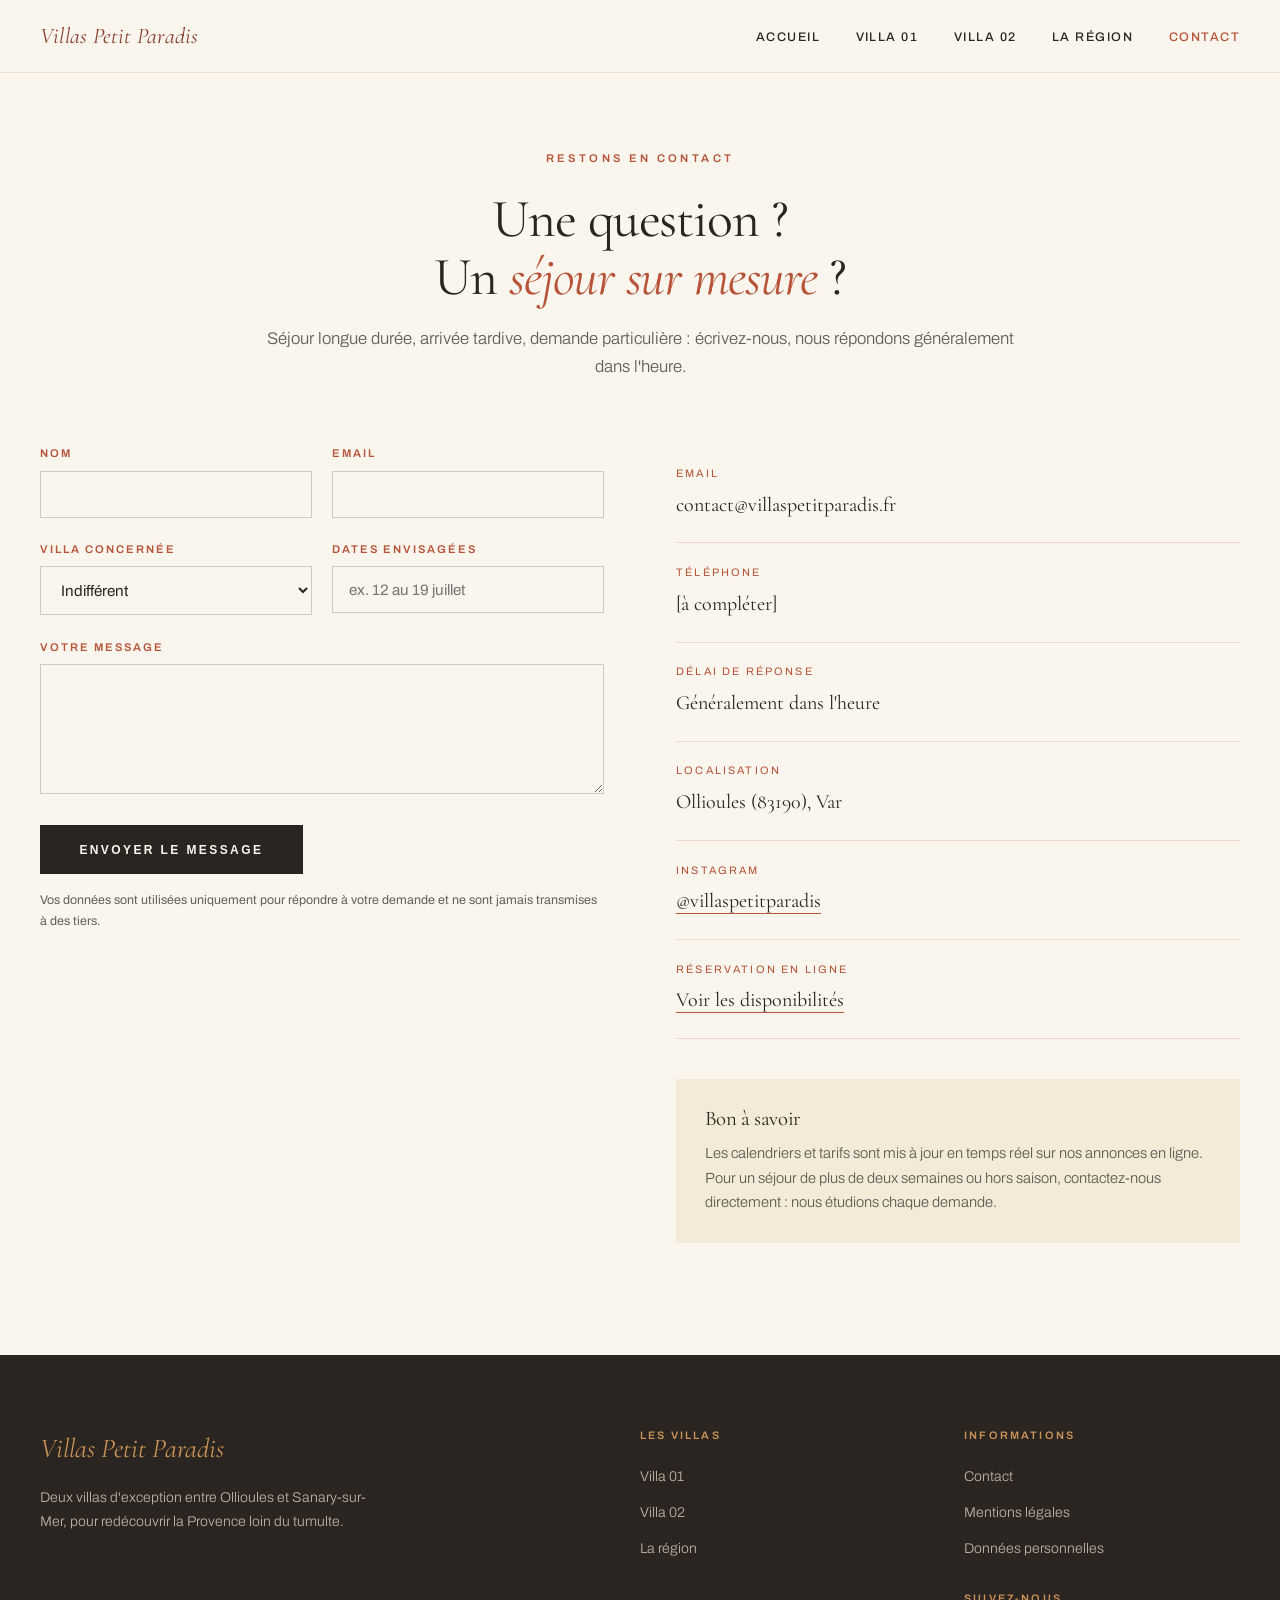
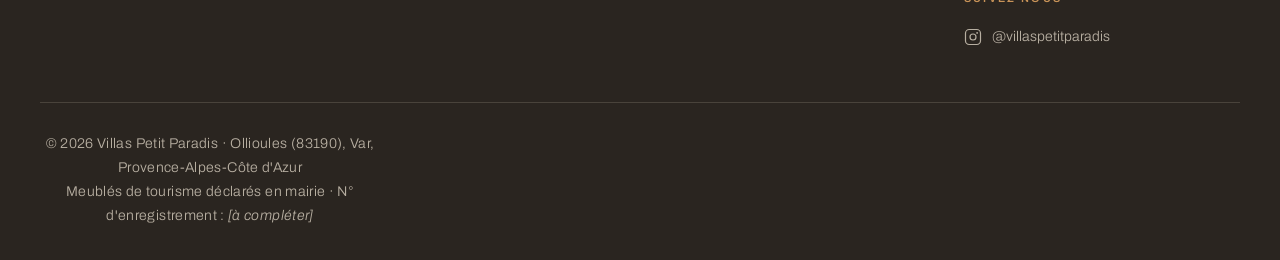
<file: contact.html>
<!DOCTYPE html>
<html lang="fr">
<head>
<meta charset="UTF-8">
<meta name="viewport" content="width=device-width,initial-scale=1">
<title>Contact — Villas Petit Paradis, Ollioules</title>
<meta name="description" content="Une question sur nos villas avec piscine à Ollioules ? Écrivez-nous, nous répondons dans l'heure. Séjours longue durée et demandes particulières bienvenus.">
<link rel="canonical" href="https://villaspetitparadis.fr/contact">
<link rel="preconnect" href="https://fonts.googleapis.com">
<link rel="preconnect" href="https://fonts.gstatic.com" crossorigin>
<link href="https://fonts.googleapis.com/css2?family=Cormorant+Garamond:ital,wght@0,300;0,400;0,600;1,300;1,400&family=Archivo:wght@300;400;500;600&display=swap" rel="stylesheet">
<link rel="stylesheet" href="assets/style.css">
</head>
<body>

<nav class="nav">
  <a href="index.html" class="nav__logo">Villas Petit Paradis</a>
  <button class="nav__burger" aria-label="Menu" aria-expanded="false"><span></span><span></span><span></span></button>
  <ul class="nav__links">
    <li><a href="index.html">Accueil</a></li>
    <li><a href="villa-01.html">Villa 01</a></li>
    <li><a href="villa-02.html">Villa 02</a></li>
    <li><a href="la-region.html">La Région</a></li>
    <li><a href="contact.html" aria-current="page">Contact</a></li>
  </ul>
</nav>

<section class="section" style="padding-top:9rem">
  <div class="wrap">
    <div class="section__head reveal">
      <span class="eyebrow">Restons en contact</span>
      <h2>Une question ?<br>Un <em>séjour sur mesure</em> ?</h2>
      <p>Séjour longue durée, arrivée tardive, demande particulière : écrivez-nous, nous répondons généralement dans l'heure.</p>
    </div>

    <div class="contact-grid">
      <div class="reveal">
        <form class="form" name="contact" method="POST" data-netlify="true" netlify-honeypot="bot-field">
          <input type="hidden" name="form-name" value="contact">
          <p style="display:none"><label>Ne pas remplir : <input name="bot-field"></label></p>

          <div class="form__row">
            <div>
              <label for="nom">Nom</label>
              <input type="text" id="nom" name="nom" required>
            </div>
            <div>
              <label for="email">Email</label>
              <input type="email" id="email" name="email" required>
            </div>
          </div>

          <div class="form__row">
            <div>
              <label for="villa">Villa concernée</label>
              <select id="villa" name="villa">
                <option>Indifférent</option>
                <option>Petit Paradis - Villa 01</option>
                <option>Petit Paradis - Villa 02</option>
                <option>Les deux villas</option>
              </select>
            </div>
            <div>
              <label for="dates">Dates envisagées</label>
              <input type="text" id="dates" name="dates" placeholder="ex. 12 au 19 juillet">
            </div>
          </div>

          <label for="message">Votre message</label>
          <textarea id="message" name="message" required></textarea>

          <button type="submit" class="btn">Envoyer le message</button>
          <p class="form__note">Vos données sont utilisées uniquement pour répondre à votre demande et ne sont jamais transmises à des tiers.</p>
        </form>
      </div>

      <div class="reveal">
        <ul class="info-list">
          <li><span class="label">Email</span><span class="value">contact@villaspetitparadis.fr</span></li>
          <li><span class="label">Téléphone</span><span class="value">[à compléter]</span></li>
          <li><span class="label">Délai de réponse</span><span class="value">Généralement dans l'heure</span></li>
          <li><span class="label">Localisation</span><span class="value">Ollioules (83190), Var</span></li>
          <li><span class="label">Instagram</span><span class="value"><a href="https://www.instagram.com/villaspetitparadis/" target="_blank" rel="noopener" style="text-decoration:none;border-bottom:1px solid var(--terracotta)">@villaspetitparadis</a></span></li>
          <li><span class="label">Réservation en ligne</span><span class="value"><a href="villa-01.html" style="text-decoration:none;border-bottom:1px solid var(--terracotta)">Voir les disponibilités</a></span></li>
        </ul>

        <div style="margin-top:2.5rem;padding:1.8rem;background:var(--sable)">
          <h4 style="font-size:1.3rem;margin-bottom:.7rem">Bon à savoir</h4>
          <p style="font-size:.92rem;color:var(--gris);font-weight:300">Les calendriers et tarifs sont mis à jour en temps réel sur nos annonces en ligne. Pour un séjour de plus de deux semaines ou hors saison, contactez-nous directement : nous étudions chaque demande.</p>
        </div>
      </div>
    </div>
  </div>
</section>

<footer class="footer">
  <div class="footer__grid">
    <div>
      <span class="footer__logo">Villas Petit Paradis</span>
      <p>Deux villas d'exception entre Ollioules et Sanary-sur-Mer, pour redécouvrir la Provence loin du tumulte.</p>
    </div>
    <div>
      <h5>Les villas</h5>
      <ul>
        <li><a href="villa-01.html">Villa 01</a></li>
        <li><a href="villa-02.html">Villa 02</a></li>
        <li><a href="la-region.html">La région</a></li>
      </ul>
    </div>
    <div>
      <h5>Informations</h5>
      <ul>
        <li><a href="contact.html">Contact</a></li>
        <li><a href="mentions-legales.html">Mentions légales</a></li>
        <li><a href="mentions-legales.html#donnees">Données personnelles</a></li>
      </ul>
      <h5 style="margin-top:1.8rem">Suivez-nous</h5>
      <a href="https://www.instagram.com/villaspetitparadis/" target="_blank" rel="noopener" class="social" aria-label="Instagram">
        <svg viewBox="0 0 24 24" width="18" height="18" fill="none" stroke="currentColor" stroke-width="1.6" stroke-linecap="round" stroke-linejoin="round" aria-hidden="true">
          <rect x="2" y="2" width="20" height="20" rx="5"/><circle cx="12" cy="12" r="4"/><circle cx="17.5" cy="6.5" r="1.2" fill="currentColor" stroke="none"/>
        </svg>
        <span>@villaspetitparadis</span>
      </a>
    </div>
  </div>
  <div class="footer__legal">
    <p>© <span data-year></span> Villas Petit Paradis · Ollioules (83190), Var, Provence-Alpes-Côte d'Azur</p>
    <p>Meublés de tourisme déclarés en mairie · N° d'enregistrement : <em>[à compléter]</em></p>
  </div>
</footer>

<script src="assets/site.js"></script>
</body>
</html>
</file>
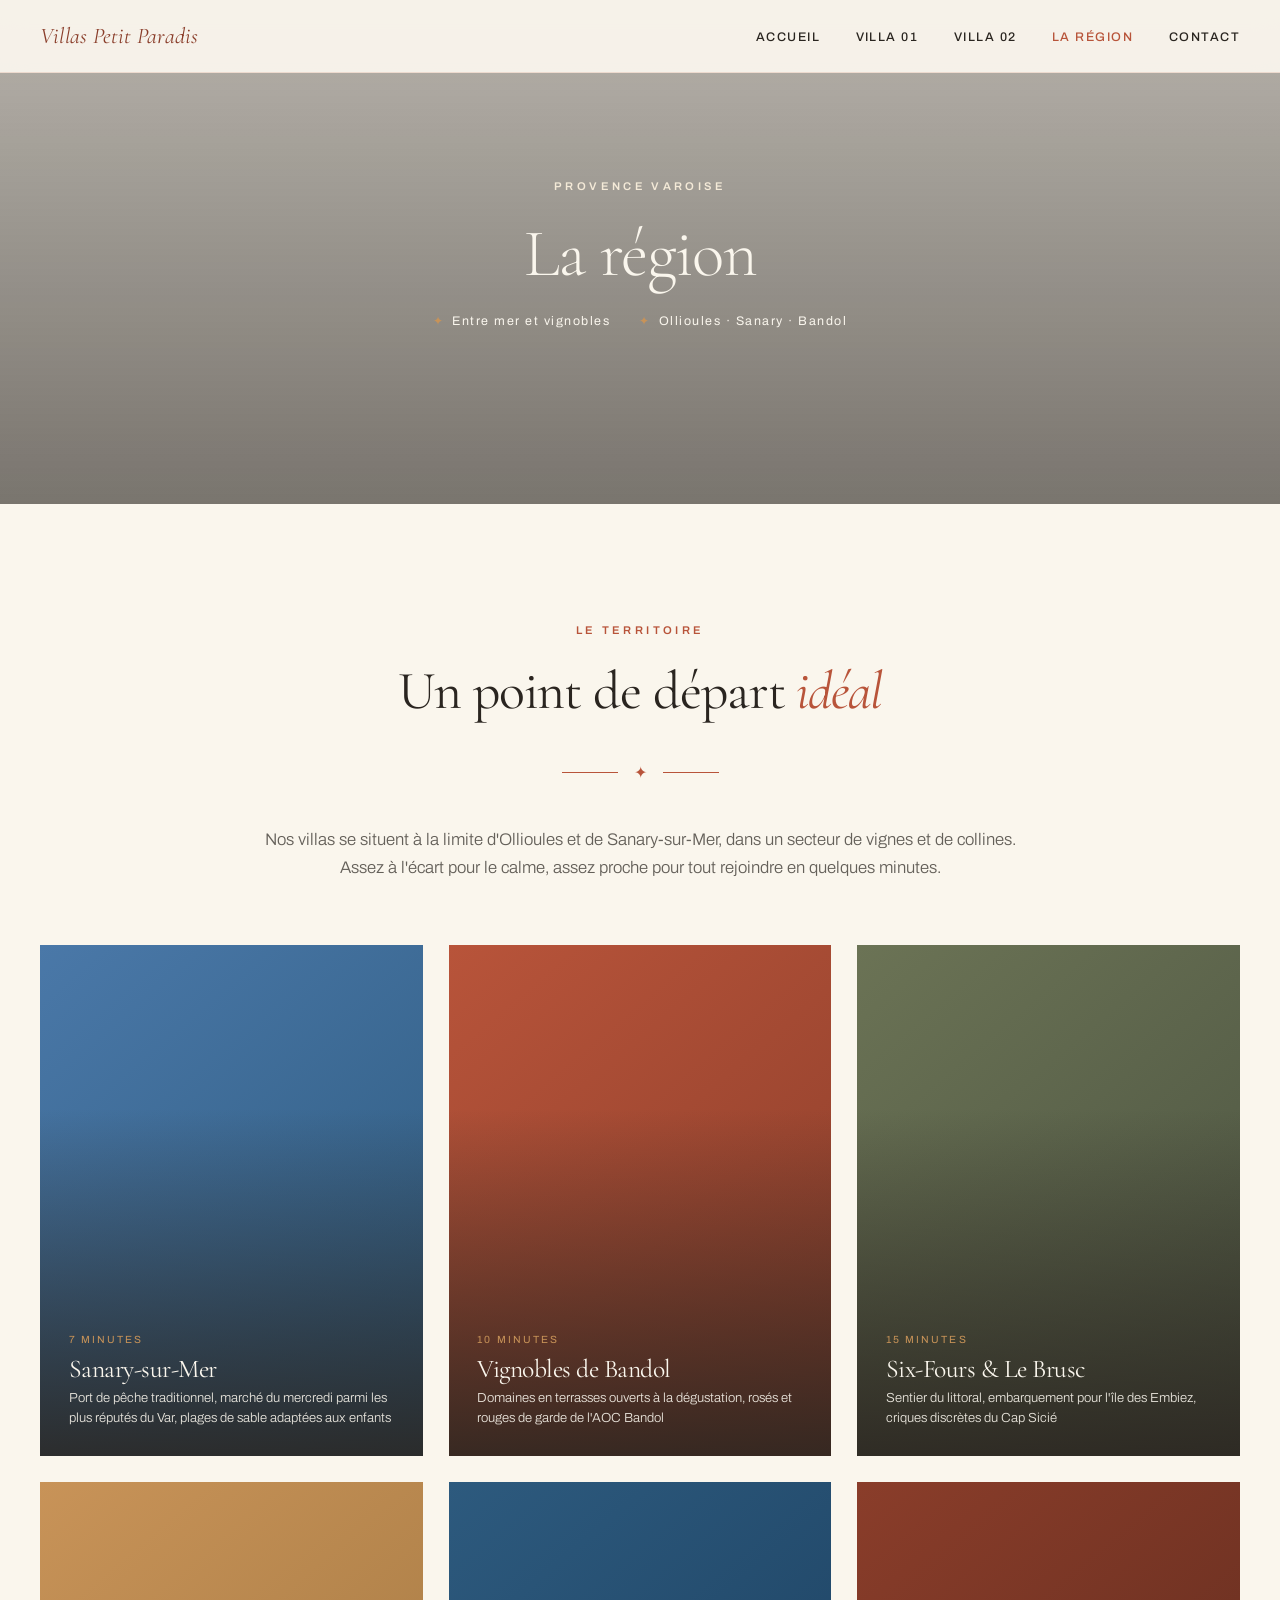
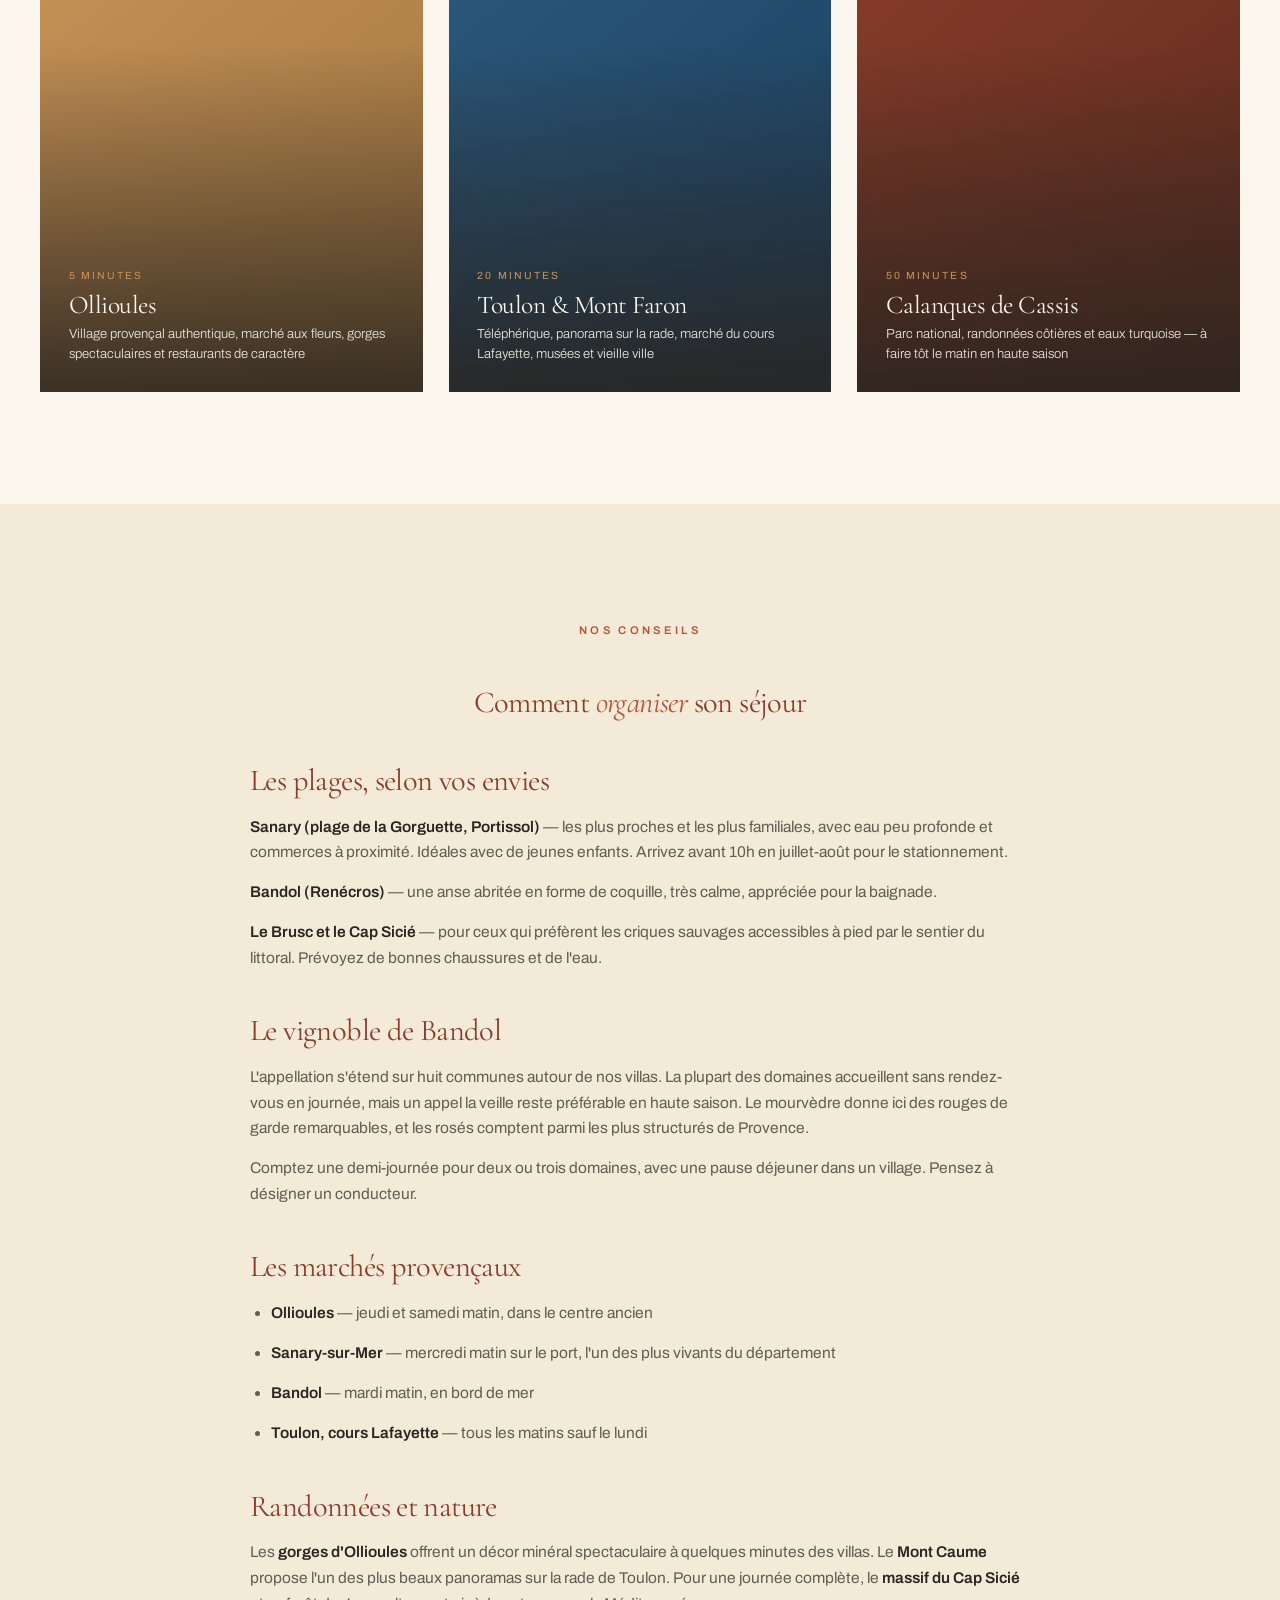
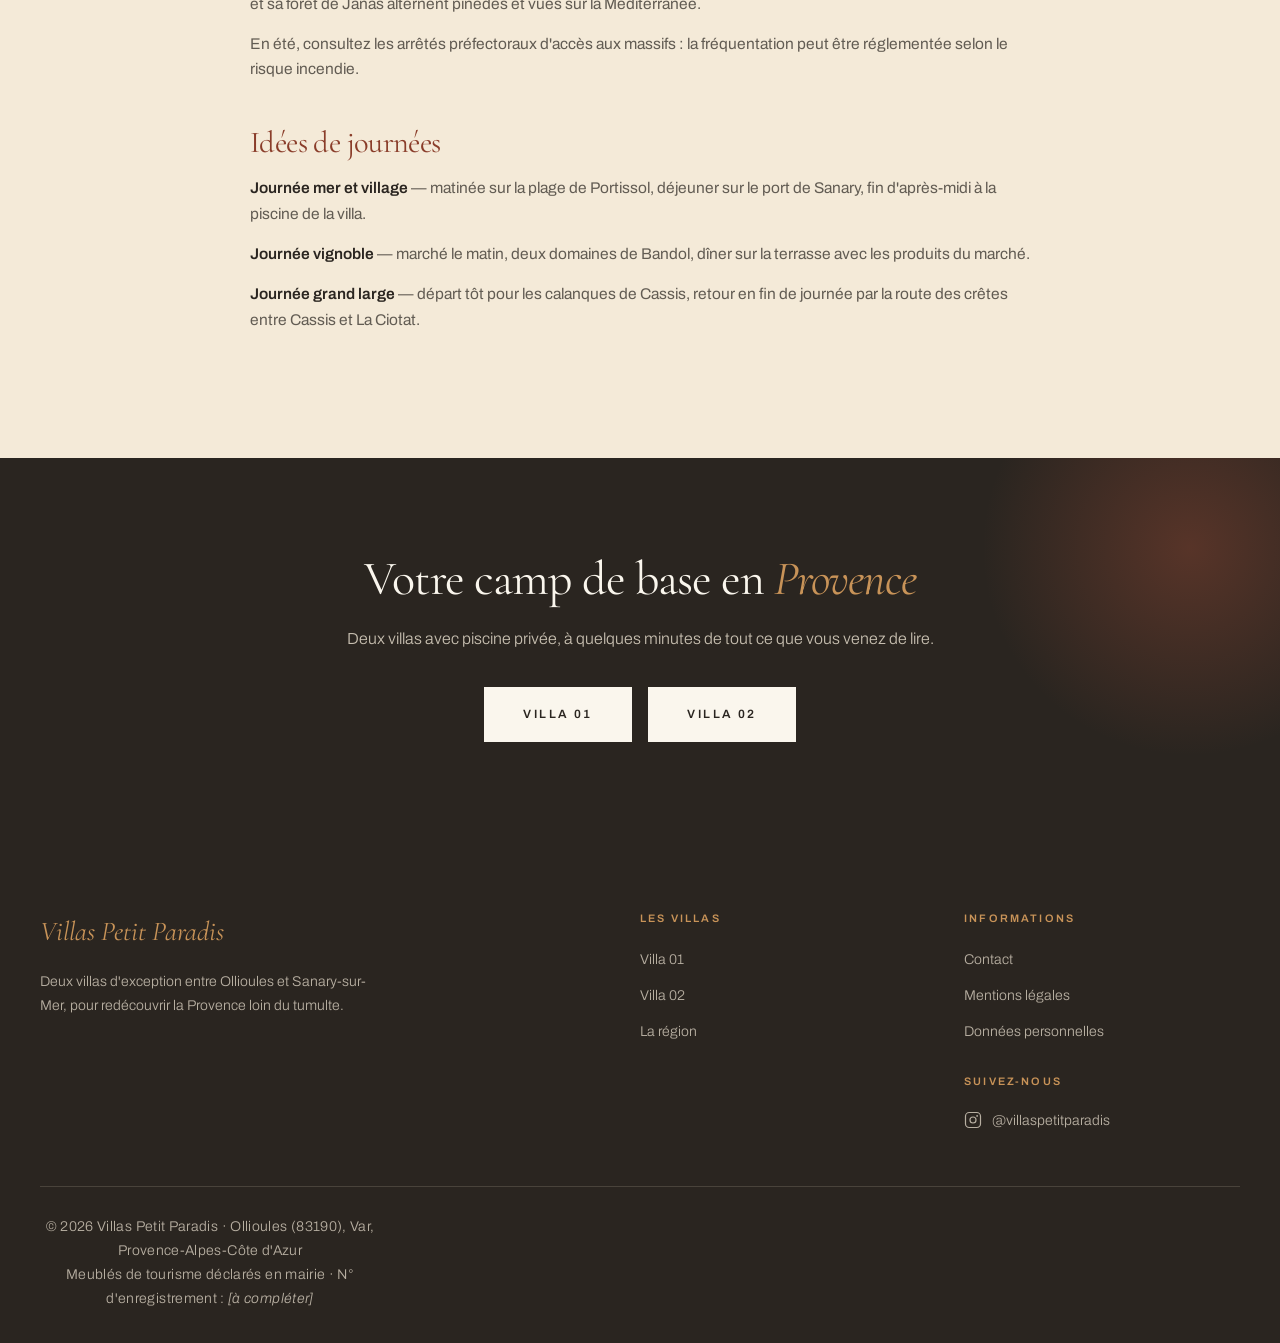
<file: la-region.html>
<!DOCTYPE html>
<html lang="fr">
<head>
<meta charset="UTF-8">
<meta name="viewport" content="width=device-width,initial-scale=1">
<title>Que faire autour d'Ollioules, Sanary et Bandol — Guide de la région</title>
<meta name="description" content="Plages de Sanary, vignobles de Bandol, calanques de Cassis, gorges d'Ollioules : le guide des incontournables autour de nos villas, avec les temps de trajet réels.">
<link rel="canonical" href="https://villaspetitparadis.fr/la-region">
<meta property="og:type" content="article">
<meta property="og:title" content="Que faire autour d'Ollioules, Sanary et Bandol">
<meta property="og:description" content="Le guide des incontournables de la Provence varoise, à moins d'une heure de nos villas.">
<link rel="preconnect" href="https://fonts.googleapis.com">
<link rel="preconnect" href="https://fonts.gstatic.com" crossorigin>
<link href="https://fonts.googleapis.com/css2?family=Cormorant+Garamond:ital,wght@0,300;0,400;0,600;1,300;1,400&family=Archivo:wght@300;400;500;600&display=swap" rel="stylesheet">
<link rel="stylesheet" href="assets/style.css">
</head>
<body>

<nav class="nav">
  <a href="index.html" class="nav__logo">Villas Petit Paradis</a>
  <button class="nav__burger" aria-label="Menu" aria-expanded="false"><span></span><span></span><span></span></button>
  <ul class="nav__links">
    <li><a href="index.html">Accueil</a></li>
    <li><a href="villa-01.html">Villa 01</a></li>
    <li><a href="villa-02.html">Villa 02</a></li>
    <li><a href="la-region.html" aria-current="page">La Région</a></li>
    <li><a href="contact.html">Contact</a></li>
  </ul>
</nav>

<header class="hero hero--page">
  <div class="hero__bg" data-photo="villa02:1"></div>
  <div class="hero__content">
    <span class="eyebrow">Provence varoise</span>
    <h1>La région</h1>
    <div class="hero__meta"><span>Entre mer et vignobles</span><span>Ollioules · Sanary · Bandol</span></div>
  </div>
</header>

<section class="section">
  <div class="wrap">
    <div class="section__head reveal">
      <span class="eyebrow">Le territoire</span>
      <h2>Un point de départ <em>idéal</em></h2>
      <div class="divider"><span>✦</span></div>
      <p>Nos villas se situent à la limite d'Ollioules et de Sanary-sur-Mer, dans un secteur de vignes et de collines. Assez à l'écart pour le calme, assez proche pour tout rejoindre en quelques minutes.</p>
    </div>

    <div class="region-grid">
      <article class="region-card reveal"><div class="region-card__bg"></div><div class="region-card__body"><span>7 minutes</span><h4>Sanary-sur-Mer</h4><p>Port de pêche traditionnel, marché du mercredi parmi les plus réputés du Var, plages de sable adaptées aux enfants</p></div></article>
      <article class="region-card reveal"><div class="region-card__bg"></div><div class="region-card__body"><span>10 minutes</span><h4>Vignobles de Bandol</h4><p>Domaines en terrasses ouverts à la dégustation, rosés et rouges de garde de l'AOC Bandol</p></div></article>
      <article class="region-card reveal"><div class="region-card__bg"></div><div class="region-card__body"><span>15 minutes</span><h4>Six-Fours &amp; Le Brusc</h4><p>Sentier du littoral, embarquement pour l'île des Embiez, criques discrètes du Cap Sicié</p></div></article>
      <article class="region-card reveal"><div class="region-card__bg"></div><div class="region-card__body"><span>5 minutes</span><h4>Ollioules</h4><p>Village provençal authentique, marché aux fleurs, gorges spectaculaires et restaurants de caractère</p></div></article>
      <article class="region-card reveal"><div class="region-card__bg"></div><div class="region-card__body"><span>20 minutes</span><h4>Toulon &amp; Mont Faron</h4><p>Téléphérique, panorama sur la rade, marché du cours Lafayette, musées et vieille ville</p></div></article>
      <article class="region-card reveal"><div class="region-card__bg"></div><div class="region-card__body"><span>50 minutes</span><h4>Calanques de Cassis</h4><p>Parc national, randonnées côtières et eaux turquoise — à faire tôt le matin en haute saison</p></div></article>
    </div>
  </div>
</section>

<section class="section section--sand">
  <div class="wrap">
    <div class="prose reveal">
      <div class="section__head" style="margin-bottom:2rem">
        <span class="eyebrow">Nos conseils</span>
        <h2>Comment <em>organiser</em> son séjour</h2>
      </div>

      <h2>Les plages, selon vos envies</h2>
      <p><strong>Sanary (plage de la Gorguette, Portissol)</strong> — les plus proches et les plus familiales, avec eau peu profonde et commerces à proximité. Idéales avec de jeunes enfants. Arrivez avant 10h en juillet-août pour le stationnement.</p>
      <p><strong>Bandol (Renécros)</strong> — une anse abritée en forme de coquille, très calme, appréciée pour la baignade.</p>
      <p><strong>Le Brusc et le Cap Sicié</strong> — pour ceux qui préfèrent les criques sauvages accessibles à pied par le sentier du littoral. Prévoyez de bonnes chaussures et de l'eau.</p>

      <h2>Le vignoble de Bandol</h2>
      <p>L'appellation s'étend sur huit communes autour de nos villas. La plupart des domaines accueillent sans rendez-vous en journée, mais un appel la veille reste préférable en haute saison. Le mourvèdre donne ici des rouges de garde remarquables, et les rosés comptent parmi les plus structurés de Provence.</p>
      <p>Comptez une demi-journée pour deux ou trois domaines, avec une pause déjeuner dans un village. Pensez à désigner un conducteur.</p>

      <h2>Les marchés provençaux</h2>
      <ul>
        <li><strong>Ollioules</strong> — jeudi et samedi matin, dans le centre ancien</li>
        <li><strong>Sanary-sur-Mer</strong> — mercredi matin sur le port, l'un des plus vivants du département</li>
        <li><strong>Bandol</strong> — mardi matin, en bord de mer</li>
        <li><strong>Toulon, cours Lafayette</strong> — tous les matins sauf le lundi</li>
      </ul>

      <h2>Randonnées et nature</h2>
      <p>Les <strong>gorges d'Ollioules</strong> offrent un décor minéral spectaculaire à quelques minutes des villas. Le <strong>Mont Caume</strong> propose l'un des plus beaux panoramas sur la rade de Toulon. Pour une journée complète, le <strong>massif du Cap Sicié</strong> et sa forêt de Janas alternent pinèdes et vues sur la Méditerranée.</p>
      <p>En été, consultez les arrêtés préfectoraux d'accès aux massifs : la fréquentation peut être réglementée selon le risque incendie.</p>

      <h2>Idées de journées</h2>
      <p><strong>Journée mer et village</strong> — matinée sur la plage de Portissol, déjeuner sur le port de Sanary, fin d'après-midi à la piscine de la villa.</p>
      <p><strong>Journée vignoble</strong> — marché le matin, deux domaines de Bandol, dîner sur la terrasse avec les produits du marché.</p>
      <p><strong>Journée grand large</strong> — départ tôt pour les calanques de Cassis, retour en fin de journée par la route des crêtes entre Cassis et La Ciotat.</p>
    </div>
  </div>
</section>

<section class="cta">
  <div class="cta__inner">
    <h2>Votre camp de base en <em>Provence</em></h2>
    <p>Deux villas avec piscine privée, à quelques minutes de tout ce que vous venez de lire.</p>
    <div class="cta__btns">
      <a href="villa-01.html" class="btn btn-light">Villa 01</a>
      <a href="villa-02.html" class="btn btn-light">Villa 02</a>
    </div>
  </div>
</section>

<footer class="footer">
  <div class="footer__grid">
    <div>
      <span class="footer__logo">Villas Petit Paradis</span>
      <p>Deux villas d'exception entre Ollioules et Sanary-sur-Mer, pour redécouvrir la Provence loin du tumulte.</p>
    </div>
    <div>
      <h5>Les villas</h5>
      <ul>
        <li><a href="villa-01.html">Villa 01</a></li>
        <li><a href="villa-02.html">Villa 02</a></li>
        <li><a href="la-region.html">La région</a></li>
      </ul>
    </div>
    <div>
      <h5>Informations</h5>
      <ul>
        <li><a href="contact.html">Contact</a></li>
        <li><a href="mentions-legales.html">Mentions légales</a></li>
        <li><a href="mentions-legales.html#donnees">Données personnelles</a></li>
      </ul>
      <h5 style="margin-top:1.8rem">Suivez-nous</h5>
      <a href="https://www.instagram.com/villaspetitparadis/" target="_blank" rel="noopener" class="social" aria-label="Instagram">
        <svg viewBox="0 0 24 24" width="18" height="18" fill="none" stroke="currentColor" stroke-width="1.6" stroke-linecap="round" stroke-linejoin="round" aria-hidden="true">
          <rect x="2" y="2" width="20" height="20" rx="5"/><circle cx="12" cy="12" r="4"/><circle cx="17.5" cy="6.5" r="1.2" fill="currentColor" stroke="none"/>
        </svg>
        <span>@villaspetitparadis</span>
      </a>
    </div>
  </div>
  <div class="footer__legal">
    <p>© <span data-year></span> Villas Petit Paradis · Ollioules (83190), Var, Provence-Alpes-Côte d'Azur</p>
    <p>Meublés de tourisme déclarés en mairie · N° d'enregistrement : <em>[à compléter]</em></p>
  </div>
</footer>

<script src="assets/site.js"></script>
</body>
</html>
</file>
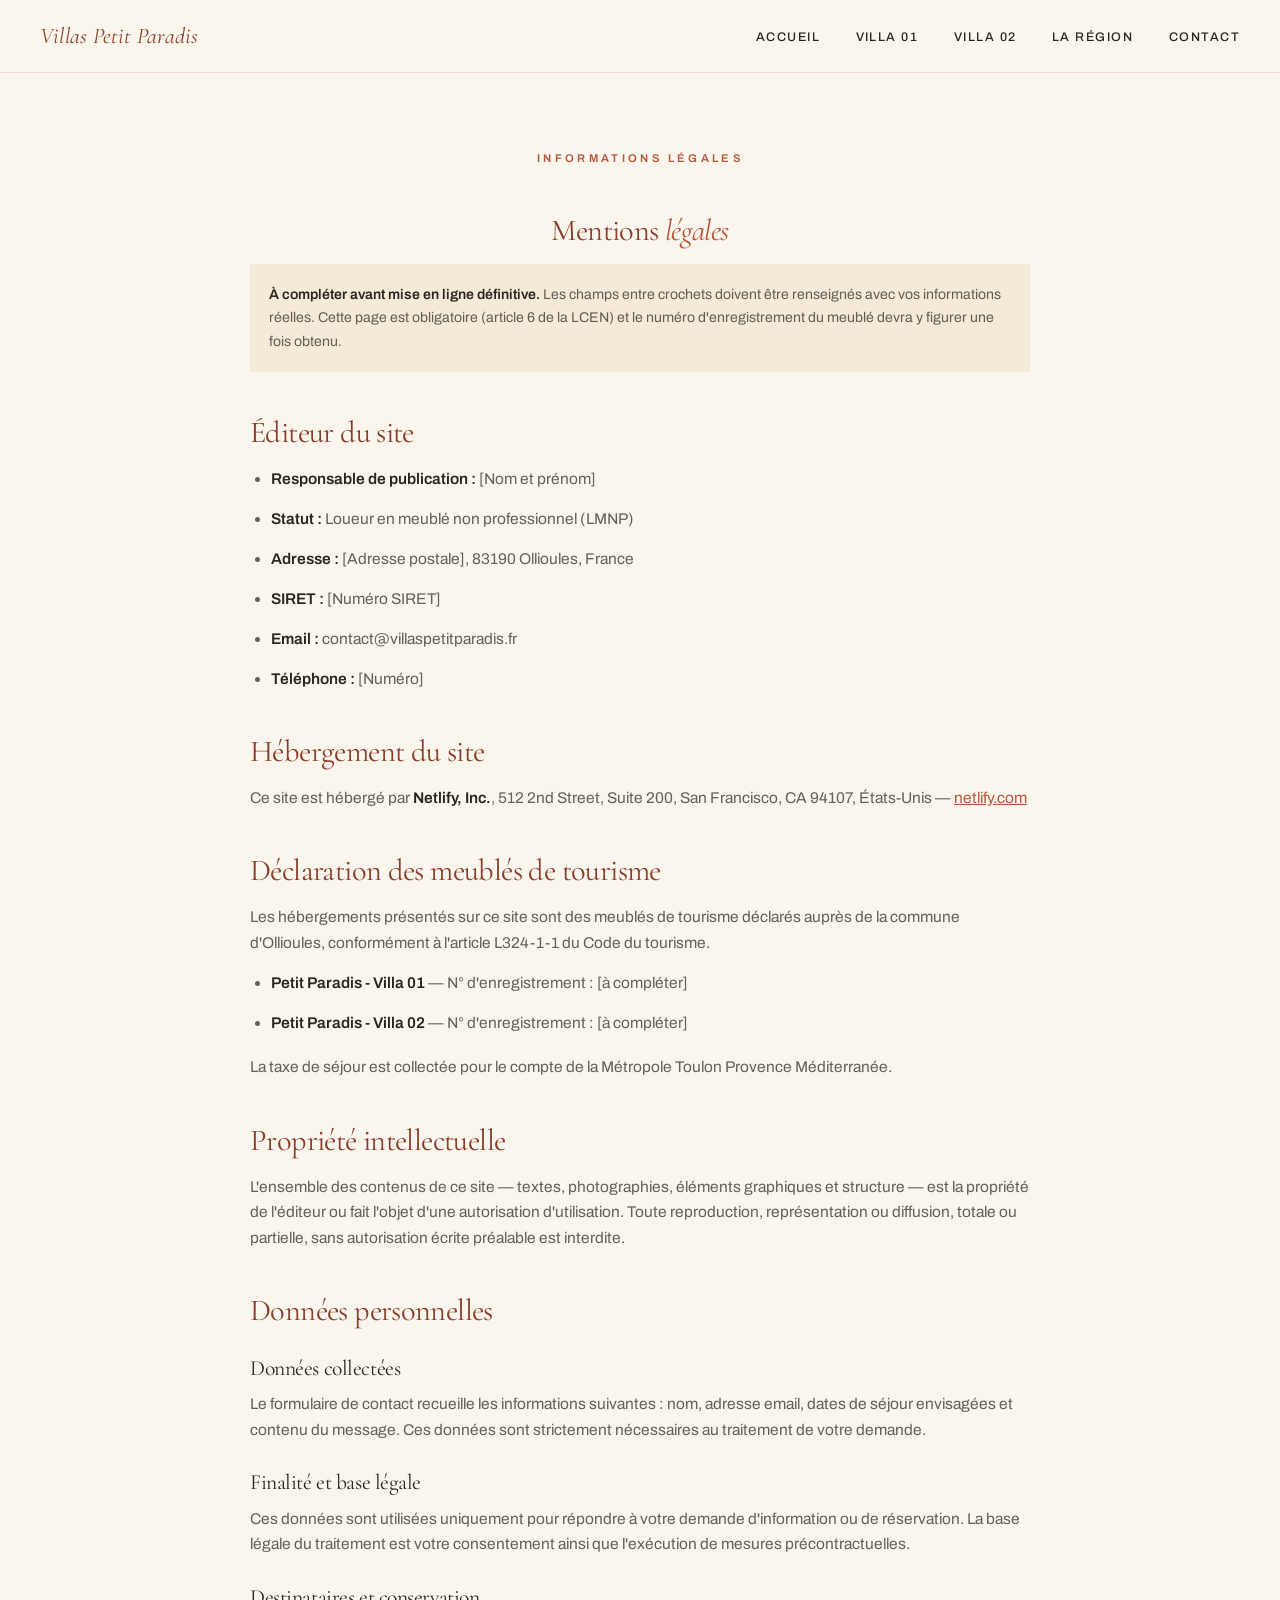
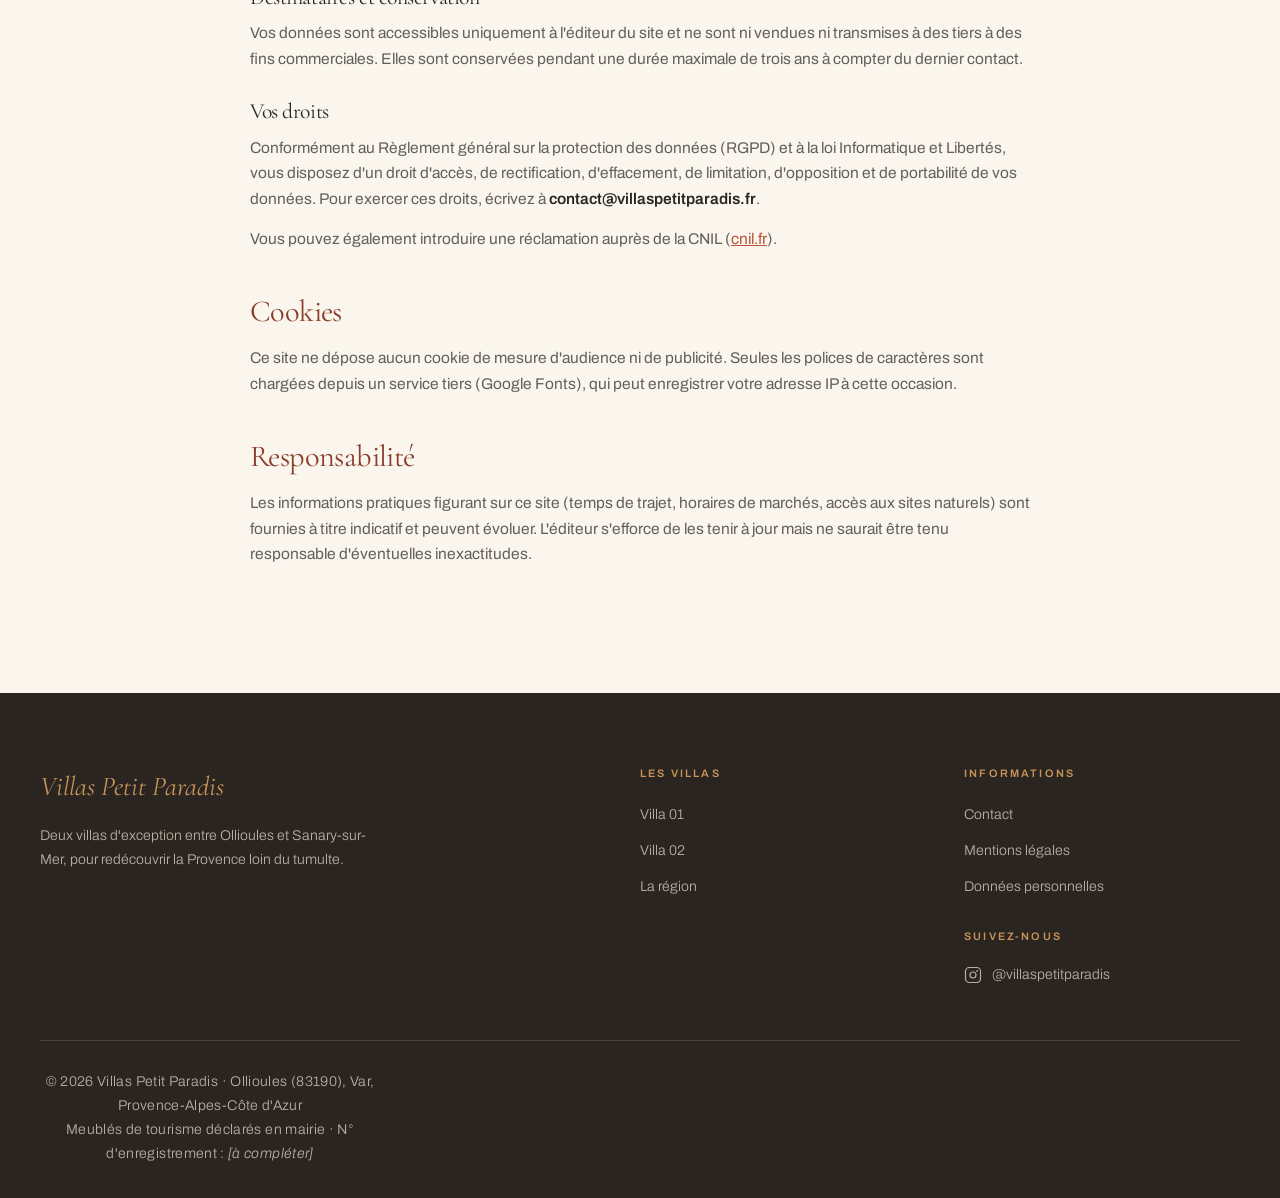
<file: mentions-legales.html>
<!DOCTYPE html>
<html lang="fr">
<head>
<meta charset="UTF-8">
<meta name="viewport" content="width=device-width,initial-scale=1">
<title>Mentions légales — Villas Petit Paradis</title>
<meta name="description" content="Mentions légales et politique de confidentialité du site Villas Petit Paradis, locations meublées de tourisme à Ollioules (Var).">
<meta name="robots" content="noindex,follow">
<link rel="preconnect" href="https://fonts.googleapis.com">
<link rel="preconnect" href="https://fonts.gstatic.com" crossorigin>
<link href="https://fonts.googleapis.com/css2?family=Cormorant+Garamond:ital,wght@0,300;0,400;0,600;1,300;1,400&family=Archivo:wght@300;400;500;600&display=swap" rel="stylesheet">
<link rel="stylesheet" href="assets/style.css">
</head>
<body>

<nav class="nav">
  <a href="index.html" class="nav__logo">Villas Petit Paradis</a>
  <button class="nav__burger" aria-label="Menu" aria-expanded="false"><span></span><span></span><span></span></button>
  <ul class="nav__links">
    <li><a href="index.html">Accueil</a></li>
    <li><a href="villa-01.html">Villa 01</a></li>
    <li><a href="villa-02.html">Villa 02</a></li>
    <li><a href="la-region.html">La Région</a></li>
    <li><a href="contact.html">Contact</a></li>
  </ul>
</nav>

<section class="section" style="padding-top:9rem">
  <div class="wrap">
    <div class="prose">
      <div class="section__head" style="margin-bottom:1rem">
        <span class="eyebrow">Informations légales</span>
        <h2>Mentions <em>légales</em></h2>
      </div>

      <p style="background:var(--sable);padding:1.2rem;font-size:.88rem"><strong>À compléter avant mise en ligne définitive.</strong> Les champs entre crochets doivent être renseignés avec vos informations réelles. Cette page est obligatoire (article 6 de la LCEN) et le numéro d'enregistrement du meublé devra y figurer une fois obtenu.</p>

      <h2>Éditeur du site</h2>
      <ul>
        <li><strong>Responsable de publication :</strong> [Nom et prénom]</li>
        <li><strong>Statut :</strong> Loueur en meublé non professionnel (LMNP)</li>
        <li><strong>Adresse :</strong> [Adresse postale], 83190 Ollioules, France</li>
        <li><strong>SIRET :</strong> [Numéro SIRET]</li>
        <li><strong>Email :</strong> contact@villaspetitparadis.fr</li>
        <li><strong>Téléphone :</strong> [Numéro]</li>
      </ul>

      <h2>Hébergement du site</h2>
      <p>Ce site est hébergé par <strong>Netlify, Inc.</strong>, 512 2nd Street, Suite 200, San Francisco, CA 94107, États-Unis — <a href="https://www.netlify.com" style="color:var(--terracotta)">netlify.com</a></p>

      <h2>Déclaration des meublés de tourisme</h2>
      <p>Les hébergements présentés sur ce site sont des meublés de tourisme déclarés auprès de la commune d'Ollioules, conformément à l'article L324-1-1 du Code du tourisme.</p>
      <ul>
        <li><strong>Petit Paradis - Villa 01</strong> — N° d'enregistrement : [à compléter]</li>
        <li><strong>Petit Paradis - Villa 02</strong> — N° d'enregistrement : [à compléter]</li>
      </ul>
      <p>La taxe de séjour est collectée pour le compte de la Métropole Toulon Provence Méditerranée.</p>

      <h2>Propriété intellectuelle</h2>
      <p>L'ensemble des contenus de ce site — textes, photographies, éléments graphiques et structure — est la propriété de l'éditeur ou fait l'objet d'une autorisation d'utilisation. Toute reproduction, représentation ou diffusion, totale ou partielle, sans autorisation écrite préalable est interdite.</p>

      <h2 id="donnees">Données personnelles</h2>
      <h3>Données collectées</h3>
      <p>Le formulaire de contact recueille les informations suivantes : nom, adresse email, dates de séjour envisagées et contenu du message. Ces données sont strictement nécessaires au traitement de votre demande.</p>

      <h3>Finalité et base légale</h3>
      <p>Ces données sont utilisées uniquement pour répondre à votre demande d'information ou de réservation. La base légale du traitement est votre consentement ainsi que l'exécution de mesures précontractuelles.</p>

      <h3>Destinataires et conservation</h3>
      <p>Vos données sont accessibles uniquement à l'éditeur du site et ne sont ni vendues ni transmises à des tiers à des fins commerciales. Elles sont conservées pendant une durée maximale de trois ans à compter du dernier contact.</p>

      <h3>Vos droits</h3>
      <p>Conformément au Règlement général sur la protection des données (RGPD) et à la loi Informatique et Libertés, vous disposez d'un droit d'accès, de rectification, d'effacement, de limitation, d'opposition et de portabilité de vos données. Pour exercer ces droits, écrivez à <strong>contact@villaspetitparadis.fr</strong>.</p>
      <p>Vous pouvez également introduire une réclamation auprès de la CNIL (<a href="https://www.cnil.fr" style="color:var(--terracotta)">cnil.fr</a>).</p>

      <h2>Cookies</h2>
      <p>Ce site ne dépose aucun cookie de mesure d'audience ni de publicité. Seules les polices de caractères sont chargées depuis un service tiers (Google Fonts), qui peut enregistrer votre adresse IP à cette occasion.</p>

      <h2>Responsabilité</h2>
      <p>Les informations pratiques figurant sur ce site (temps de trajet, horaires de marchés, accès aux sites naturels) sont fournies à titre indicatif et peuvent évoluer. L'éditeur s'efforce de les tenir à jour mais ne saurait être tenu responsable d'éventuelles inexactitudes.</p>
    </div>
  </div>
</section>

<footer class="footer">
  <div class="footer__grid">
    <div>
      <span class="footer__logo">Villas Petit Paradis</span>
      <p>Deux villas d'exception entre Ollioules et Sanary-sur-Mer, pour redécouvrir la Provence loin du tumulte.</p>
    </div>
    <div>
      <h5>Les villas</h5>
      <ul>
        <li><a href="villa-01.html">Villa 01</a></li>
        <li><a href="villa-02.html">Villa 02</a></li>
        <li><a href="la-region.html">La région</a></li>
      </ul>
    </div>
    <div>
      <h5>Informations</h5>
      <ul>
        <li><a href="contact.html">Contact</a></li>
        <li><a href="mentions-legales.html">Mentions légales</a></li>
        <li><a href="mentions-legales.html#donnees">Données personnelles</a></li>
      </ul>
      <h5 style="margin-top:1.8rem">Suivez-nous</h5>
      <a href="https://www.instagram.com/villaspetitparadis/" target="_blank" rel="noopener" class="social" aria-label="Instagram">
        <svg viewBox="0 0 24 24" width="18" height="18" fill="none" stroke="currentColor" stroke-width="1.6" stroke-linecap="round" stroke-linejoin="round" aria-hidden="true">
          <rect x="2" y="2" width="20" height="20" rx="5"/><circle cx="12" cy="12" r="4"/><circle cx="17.5" cy="6.5" r="1.2" fill="currentColor" stroke="none"/>
        </svg>
        <span>@villaspetitparadis</span>
      </a>
    </div>
  </div>
  <div class="footer__legal">
    <p>© <span data-year></span> Villas Petit Paradis · Ollioules (83190), Var, Provence-Alpes-Côte d'Azur</p>
    <p>Meublés de tourisme déclarés en mairie · N° d'enregistrement : <em>[à compléter]</em></p>
  </div>
</footer>

<script src="assets/site.js"></script>
</body>
</html>
</file>
<file: assets/style.css>
/* ==========================================================================
   VILLAS PETIT PARADIS — Feuille de style principale
   ========================================================================== */

:root{
  --terracotta:#b8543a;
  --terracotta-dark:#8a3d2a;
  --ocre:#c89358;
  --sable:#f4ead8;
  --creme:#faf6ed;
  --noir:#2a2520;
  --olive:#6b7355;
  --gris:rgba(42,37,32,.72);
  --serif:'Cormorant Garamond',Georgia,serif;
  --sans:'Archivo',-apple-system,BlinkMacSystemFont,'Segoe UI',sans-serif;
  --max:1320px;
}

*{margin:0;padding:0;box-sizing:border-box}
html{scroll-behavior:smooth;-webkit-text-size-adjust:100%}
body{font-family:var(--sans);background:var(--creme);color:var(--noir);line-height:1.65;overflow-x:hidden}
img{max-width:100%;display:block}
a{color:inherit}

.wrap{max-width:var(--max);margin:0 auto;padding:0 2.5rem}
.eyebrow{font-size:.7rem;letter-spacing:.3em;text-transform:uppercase;font-weight:600;color:var(--terracotta)}
.serif{font-family:var(--serif);font-weight:400}
h1,h2,h3,h4{font-family:var(--serif);font-weight:400;line-height:1.08;letter-spacing:-.02em}
h2 em,h1 em,h3 em{font-style:italic;color:var(--terracotta)}

/* ---------- Boutons ---------- */
.btn{display:inline-block;padding:1.05rem 2.4rem;background:var(--noir);color:var(--creme);text-decoration:none;
  font-size:.75rem;letter-spacing:.2em;text-transform:uppercase;font-weight:600;border:1px solid var(--noir);transition:.3s}
.btn:hover{background:var(--terracotta);border-color:var(--terracotta)}
.btn-ghost{background:transparent;color:var(--noir)}
.btn-ghost:hover{background:var(--noir);color:var(--creme)}
.btn-light{background:var(--creme);color:var(--noir);border-color:var(--creme)}
.btn-light:hover{background:var(--ocre);border-color:var(--ocre);color:var(--noir)}

/* ---------- Navigation ---------- */
.nav{position:fixed;top:0;left:0;right:0;z-index:200;padding:1.1rem 2.5rem;display:flex;justify-content:space-between;
  align-items:center;background:rgba(250,246,237,.94);backdrop-filter:blur(12px);border-bottom:1px solid rgba(184,84,58,.15)}
.nav__logo{font-family:var(--serif);font-size:1.4rem;font-style:italic;color:var(--terracotta-dark);text-decoration:none;letter-spacing:.01em}
.nav__links{display:flex;gap:2.2rem;list-style:none;align-items:center;background:transparent}
.nav__links a{text-decoration:none;font-size:.78rem;letter-spacing:.12em;text-transform:uppercase;font-weight:500;transition:color .25s}
.nav__links a:hover,.nav__links a[aria-current="page"]{color:var(--terracotta)}
.nav__burger{display:none;background:var(--terracotta);border:0;border-radius:50%;cursor:pointer;
  width:46px;height:46px;padding:0;flex-direction:column;align-items:center;justify-content:center;gap:5px;
  position:relative;z-index:300;box-shadow:0 3px 14px rgba(138,61,42,.35);
  transition:background .25s,transform .2s;-webkit-tap-highlight-color:transparent}
.nav__burger:active{transform:scale(.94)}
.nav__burger span{display:block;width:20px;height:2px;border-radius:2px;background:var(--creme);transition:.3s}
.nav__burger.is-open{background:var(--noir);box-shadow:0 3px 14px rgba(42,37,32,.4)}
.nav__burger.is-open span:nth-child(1){transform:translateY(7px) rotate(45deg)}
.nav__burger.is-open span:nth-child(2){opacity:0}
.nav__burger.is-open span:nth-child(3){transform:translateY(-7px) rotate(-45deg)}

/* ---------- Hero ---------- */
.hero{height:100svh;min-height:600px;position:relative;display:flex;align-items:center;justify-content:center;overflow:hidden}
.hero__bg{position:absolute;inset:0;background-size:cover;background-position:center;transform:scale(1.04);animation:slowZoom 18s ease-out forwards}
@keyframes slowZoom{to{transform:scale(1)}}
.hero::after{content:'';position:absolute;inset:0;background:linear-gradient(180deg,rgba(42,37,32,.32),rgba(42,37,32,.62));z-index:1}
.hero__content{position:relative;z-index:2;text-align:center;color:var(--creme);padding:0 1.5rem;max-width:860px;animation:fadeUp 1.1s ease-out}
@keyframes fadeUp{from{opacity:0;transform:translateY(28px)}to{opacity:1;transform:translateY(0)}}
.hero__content .eyebrow{color:var(--sable);display:inline-block;margin-bottom:1.4rem}
.hero h1{font-size:clamp(2.8rem,8vw,5.6rem);font-weight:300;margin-bottom:1.3rem}
.hero h1 em{color:var(--ocre)}
.hero p{font-size:1.05rem;font-weight:300;max-width:540px;margin:0 auto 2.2rem;opacity:.95}
.hero__meta{display:flex;gap:1.8rem;justify-content:center;flex-wrap:wrap;font-size:.78rem;letter-spacing:.12em}
.hero__meta span{display:flex;align-items:center;gap:.5rem}
.hero__meta span::before{content:'✦';color:var(--ocre)}

/* Hero secondaire (pages internes) */
.hero--page{height:56svh;min-height:380px}
.hero--page h1{font-size:clamp(2.4rem,6vw,4.2rem)}

/* ---------- Sections ---------- */
.section{padding:7rem 0}
.section--tight{padding:5rem 0}
.section--dark{background:var(--noir);color:var(--creme)}
.section--sand{background:var(--sable)}
.section__head{text-align:center;max-width:760px;margin:0 auto 4rem}
.section__head h2{font-size:clamp(2rem,4.2vw,3.4rem);margin:1.2rem 0}
.section__head p{color:var(--gris);font-weight:300;font-size:1.05rem}
.section--dark .section__head p{color:rgba(244,234,216,.75)}
.section--dark .eyebrow{color:var(--ocre)}
.section--dark h2 em{color:var(--ocre)}

.divider{display:flex;justify-content:center;align-items:center;gap:1rem;margin:2.5rem 0}
.divider::before,.divider::after{content:'';height:1px;width:56px;background:var(--terracotta)}
.divider span{color:var(--terracotta)}

/* ---------- Cartes villas (accueil) ---------- */
.villas-grid{display:grid;grid-template-columns:1fr 1fr;gap:2.5rem}
.villa-card{text-decoration:none;display:block;group:card}
.villa-card__media{position:relative;aspect-ratio:4/5;overflow:hidden;margin-bottom:1.5rem;background:var(--sable)}
.villa-card__media img{width:100%;height:100%;object-fit:cover;transition:transform 1s cubic-bezier(.215,.61,.355,1)}
.villa-card:hover .villa-card__media img{transform:scale(1.06)}
.villa-card__media::after{content:'';position:absolute;inset:0;background:linear-gradient(180deg,transparent 55%,rgba(42,37,32,.4))}
.badge{position:absolute;top:1.3rem;left:1.3rem;background:var(--creme);padding:.55rem 1.1rem;font-size:.65rem;
  letter-spacing:.2em;text-transform:uppercase;color:var(--terracotta-dark);font-weight:600;z-index:2}
.villa-card__num{position:absolute;bottom:1rem;right:1.5rem;font-family:var(--serif);font-style:italic;font-size:3.4rem;
  color:var(--creme);line-height:1;z-index:2;opacity:.92}
.villa-card h3{font-size:2rem;margin-bottom:.6rem}
.villa-card__meta{display:flex;align-items:center;gap:.8rem;font-size:.85rem;color:var(--gris);margin-bottom:.9rem}
.villa-card__meta .stars{color:var(--ocre)}
.villa-card p{color:var(--gris);font-weight:300;margin-bottom:1.2rem}
.villa-card__link{font-size:.72rem;letter-spacing:.2em;text-transform:uppercase;font-weight:600;color:var(--terracotta);
  border-bottom:1px solid var(--terracotta);padding-bottom:3px}

/* ---------- Fiche villa ---------- */
.villa-intro{display:grid;grid-template-columns:1fr 1fr;gap:4.5rem;align-items:start}
.villa-intro h2{font-size:clamp(1.9rem,3.6vw,2.9rem);margin-bottom:1.3rem}
.rating{display:flex;align-items:center;gap:1rem;padding-bottom:1.8rem;margin-bottom:1.8rem;border-bottom:1px solid rgba(184,84,58,.22)}
.rating .stars{color:var(--ocre);letter-spacing:.08em}
.rating .score{font-family:var(--serif);font-size:1.7rem;color:var(--terracotta-dark);font-weight:600}
.rating .count{font-size:.85rem;color:var(--gris)}
.lead{font-size:1.05rem;color:var(--gris);font-weight:300;margin-bottom:1.4rem}
.specs{display:grid;grid-template-columns:repeat(2,1fr);gap:.85rem 2rem;margin:2rem 0}
.specs div{display:flex;align-items:center;gap:.7rem;font-size:.92rem}
.specs div::before{content:'';width:6px;height:6px;background:var(--terracotta);border-radius:50%;flex-shrink:0}

.equip{display:grid;grid-template-columns:repeat(auto-fit,minmax(200px,1fr));gap:2.5rem;margin-top:1rem}
.equip h4{font-size:1.3rem;margin-bottom:1rem;color:var(--terracotta-dark)}
.equip ul{list-style:none}
.equip li{font-size:.92rem;color:var(--gris);padding:.35rem 0 .35rem 1.3rem;position:relative}
.equip li::before{content:'—';position:absolute;left:0;color:var(--ocre)}

/* ---------- Galerie + lightbox ---------- */
.gallery{display:grid;grid-template-columns:2fr 1fr 1fr;grid-template-rows:1fr 1fr;gap:.7rem;height:520px}
.gallery__item{position:relative;overflow:hidden;cursor:pointer;background:var(--sable);border:0;padding:0}
.gallery__item:first-child{grid-row:span 2}
.gallery__item img{width:100%;height:100%;object-fit:cover;transition:transform .8s ease}
.gallery__item:hover img{transform:scale(1.07)}
.gallery__more{position:absolute;inset:0;background:rgba(42,37,32,.55);display:flex;align-items:center;justify-content:center;
  color:var(--creme);font-size:.78rem;letter-spacing:.18em;text-transform:uppercase;font-weight:600;transition:background .3s}
.gallery__item:hover .gallery__more{background:rgba(184,84,58,.72)}

.lightbox{position:fixed;inset:0;background:rgba(20,17,14,.96);z-index:500;display:none;align-items:center;justify-content:center}
.lightbox.is-open{display:flex}
.lightbox img{max-width:92vw;max-height:82vh;object-fit:contain}
.lightbox__close,.lightbox__nav{position:absolute;background:none;border:0;color:var(--creme);cursor:pointer;font-size:2rem;padding:1rem;line-height:1}
.lightbox__close{top:1rem;right:1.5rem;font-size:2.4rem}
.lightbox__nav--prev{left:1rem}
.lightbox__nav--next{right:1rem}
.lightbox__count{position:absolute;bottom:1.5rem;left:50%;transform:translateX(-50%);color:rgba(244,234,216,.7);
  font-size:.75rem;letter-spacing:.2em}

/* ---------- Expérience ---------- */
.exp-grid{display:grid;grid-template-columns:repeat(auto-fit,minmax(250px,1fr));gap:2.8rem;margin-top:4rem}
.exp-item{border-top:1px solid rgba(244,234,216,.22);padding-top:1.8rem}
.exp-item .num{font-family:var(--serif);font-style:italic;color:var(--ocre);font-size:1.1rem;display:block;margin-bottom:.9rem}
.exp-item h4{font-size:1.5rem;margin-bottom:.8rem}
.exp-item p{font-size:.92rem;color:rgba(244,234,216,.75);font-weight:300;line-height:1.7}

/* ---------- Région ---------- */
.region-grid{display:grid;grid-template-columns:repeat(3,1fr);gap:1.6rem}
.region-card{position:relative;aspect-ratio:3/4;overflow:hidden}
.region-card__bg{position:absolute;inset:0;transition:transform .9s ease}
.region-card:hover .region-card__bg{transform:scale(1.08)}
.region-card::after{content:'';position:absolute;inset:0;background:linear-gradient(180deg,transparent 32%,rgba(42,37,32,.88))}
.region-card__body{position:absolute;bottom:0;left:0;right:0;padding:1.8rem;color:var(--creme);z-index:2}
.region-card__body span{display:block;font-size:.65rem;letter-spacing:.2em;text-transform:uppercase;color:var(--ocre);margin-bottom:.4rem}
.region-card__body h4{font-size:1.6rem;margin-bottom:.35rem}
.region-card__body p{font-size:.82rem;opacity:.9;font-weight:300;line-height:1.5}
.region-card:nth-child(6n+1) .region-card__bg{background:linear-gradient(140deg,#4a78a8,#2d5a7e)}
.region-card:nth-child(6n+2) .region-card__bg{background:linear-gradient(140deg,#b8543a,#8a3d2a)}
.region-card:nth-child(6n+3) .region-card__bg{background:linear-gradient(140deg,#6b7355,#4a5240)}
.region-card:nth-child(6n+4) .region-card__bg{background:linear-gradient(140deg,#c89358,#a07640)}
.region-card:nth-child(6n+5) .region-card__bg{background:linear-gradient(140deg,#2d5a7e,#1a3d5c)}
.region-card:nth-child(6n+6) .region-card__bg{background:linear-gradient(140deg,#8a3d2a,#5c2a1d)}

/* ---------- Témoignages ---------- */
.quotes{display:grid;grid-template-columns:repeat(auto-fit,minmax(280px,1fr));gap:2.5rem;margin-top:3rem}
.quote{background:var(--creme);padding:2.4rem;border-left:2px solid var(--terracotta)}
.quote p{font-family:var(--serif);font-size:1.15rem;font-style:italic;line-height:1.5;margin-bottom:1.2rem}
.quote cite{font-size:.72rem;letter-spacing:.16em;text-transform:uppercase;color:var(--terracotta-dark);font-style:normal;font-weight:600}

/* ---------- Contact / formulaire ---------- */
.contact-grid{display:grid;grid-template-columns:1fr 1fr;gap:4.5rem;align-items:start}
.form label{display:block;font-size:.7rem;letter-spacing:.18em;text-transform:uppercase;font-weight:600;color:var(--terracotta);margin-bottom:.5rem}
.form input,.form textarea,.form select{width:100%;padding:.9rem 1rem;margin-bottom:1.4rem;border:1px solid rgba(42,37,32,.2);
  background:var(--creme);font-family:var(--sans);font-size:.95rem;color:var(--noir);border-radius:0}
.form input:focus,.form textarea:focus,.form select:focus{outline:0;border-color:var(--terracotta)}
.form textarea{min-height:130px;resize:vertical}
.form__row{display:grid;grid-template-columns:1fr 1fr;gap:1.2rem}
.form__note{font-size:.78rem;color:var(--gris);margin-top:1rem}

.info-list{list-style:none}
.info-list li{padding:1.3rem 0;border-bottom:1px solid rgba(184,84,58,.18)}
.info-list .label{font-size:.68rem;letter-spacing:.2em;text-transform:uppercase;color:var(--terracotta);display:block;margin-bottom:.35rem}
.info-list .value{font-family:var(--serif);font-size:1.25rem}

/* ---------- Bandeau CTA ---------- */
.cta{background:var(--noir);color:var(--creme);text-align:center;padding:6rem 2rem;position:relative;overflow:hidden}
.cta::before{content:'';position:absolute;top:-120px;right:-120px;width:420px;height:420px;
  background:radial-gradient(circle,var(--terracotta),transparent 70%);opacity:.32}
.cta__inner{position:relative;z-index:2;max-width:680px;margin:0 auto}
.cta h2{font-size:clamp(1.9rem,4vw,3rem);margin-bottom:1.2rem}
.cta h2 em{color:var(--ocre)}
.cta p{color:rgba(244,234,216,.78);font-weight:300;margin-bottom:2.2rem}
.cta__btns{display:flex;gap:1rem;justify-content:center;flex-wrap:wrap}

/* ---------- Contenu éditorial (mentions légales) ---------- */
.prose{max-width:780px;margin:0 auto}
.prose h2{font-size:1.9rem;margin:2.8rem 0 1rem;color:var(--terracotta-dark)}
.prose h3{font-size:1.35rem;margin:1.8rem 0 .7rem}
.prose p,.prose li{color:var(--gris);margin-bottom:.9rem;font-size:.97rem}
.prose ul{padding-left:1.3rem;margin-bottom:1.2rem}
.prose strong{color:var(--noir);font-weight:600}

/* ---------- Footer ---------- */
.footer{background:var(--noir);color:rgba(244,234,216,.7);padding:4.5rem 2.5rem 2rem}
.footer__grid{max-width:var(--max);margin:0 auto;display:grid;grid-template-columns:2fr 1fr 1fr;gap:3rem;padding-bottom:3rem}
.footer__logo{font-family:var(--serif);font-style:italic;font-size:1.7rem;color:var(--ocre);margin-bottom:.9rem;display:block}
.footer p{font-size:.88rem;font-weight:300;line-height:1.7;max-width:340px}
.footer h5{font-size:.68rem;letter-spacing:.2em;text-transform:uppercase;color:var(--ocre);margin-bottom:1.1rem;font-family:var(--sans);font-weight:600}
.footer ul{list-style:none}
.footer ul li{margin-bottom:.6rem}
.footer ul a{font-size:.88rem;text-decoration:none;font-weight:300;transition:color .25s}
.footer ul a:hover{color:var(--ocre)}
.social{display:inline-flex;align-items:center;gap:.6rem;text-decoration:none;font-size:.88rem;font-weight:300;
  color:rgba(244,234,216,.7);transition:color .25s}
.social:hover{color:var(--ocre)}
.social svg{flex-shrink:0}
.footer__legal{max-width:var(--max);margin:0 auto;border-top:1px solid rgba(244,234,216,.15);padding-top:1.8rem;
  font-size:.74rem;letter-spacing:.03em;line-height:1.8;text-align:center}
.footer__legal a{color:var(--ocre);text-decoration:none}

/* ---------- Animations au défilement ---------- */
.reveal{opacity:0;transform:translateY(26px);transition:opacity .8s ease,transform .8s ease}
.reveal.is-visible{opacity:1;transform:none}

/* ---------- Responsive ---------- */
@media(max-width:960px){
  .wrap{padding:0 1.4rem}
  .nav{padding:.75rem 1.1rem;background:#faf6ed;background-color:#faf6ed!important;
    backdrop-filter:none;-webkit-backdrop-filter:none;
    border-bottom:1px solid rgba(184,84,58,.2);box-shadow:0 2px 14px rgba(42,37,32,.1)}
  .nav__logo{font-size:1.22rem}
  .nav__burger{display:flex}
  .nav__links{position:fixed;top:4.3rem;right:1.1rem;bottom:auto;width:auto;min-width:186px;
    background-color:#2a2520;background-image:linear-gradient(160deg,#332c26,#211d19);
    flex-direction:column;align-items:stretch;padding:.4rem 1.3rem;gap:0;border-radius:4px;
    opacity:0;visibility:hidden;transform:translateY(-10px);transform-origin:top right;
    transition:opacity .25s ease,transform .25s cubic-bezier(.4,0,.2,1),visibility .25s;
    box-shadow:0 18px 50px rgba(20,17,14,.42);z-index:250}
  .nav__links.is-open{opacity:1;visibility:visible;transform:translateY(0)}
  .nav__links li{border-bottom:1px solid rgba(244,234,216,.11)}
  .nav__links li:last-child{border-bottom:0}
  .nav__links a{display:block;padding:.92rem .2rem;font-size:.82rem;letter-spacing:.14em;color:#faf6ed;white-space:nowrap}
  .nav__links a:hover{color:var(--ocre)}
  .nav__links a[aria-current="page"]{color:var(--ocre)}
  .nav::after{content:'';position:fixed;inset:0;background:rgba(42,37,32,.28);opacity:0;visibility:hidden;
    transition:opacity .35s,visibility .35s;z-index:200}
  .nav.is-open::after{opacity:1;visibility:visible}
  .villas-grid,.villa-intro,.contact-grid{grid-template-columns:1fr;gap:2.5rem}
  .specs,.form__row{grid-template-columns:1fr}
  .gallery{grid-template-columns:1fr 1fr;grid-template-rows:repeat(3,1fr);height:560px}
  .gallery__item:first-child{grid-column:span 2;grid-row:span 1}
  .region-grid{grid-template-columns:1fr 1fr;gap:1rem}
  .section{padding:4.5rem 0}
  .footer__grid{grid-template-columns:1fr;gap:2.2rem}
  .footer p{max-width:none}
}
@media(max-width:520px){
  .region-grid{grid-template-columns:1fr}
  .hero__meta{flex-direction:column;gap:.8rem}
  .cta__btns{flex-direction:column}
  .btn{width:100%;text-align:center}
}
@media(prefers-reduced-motion:reduce){
  *{animation:none!important;transition:none!important}
  .reveal{opacity:1;transform:none}
}
</file>
